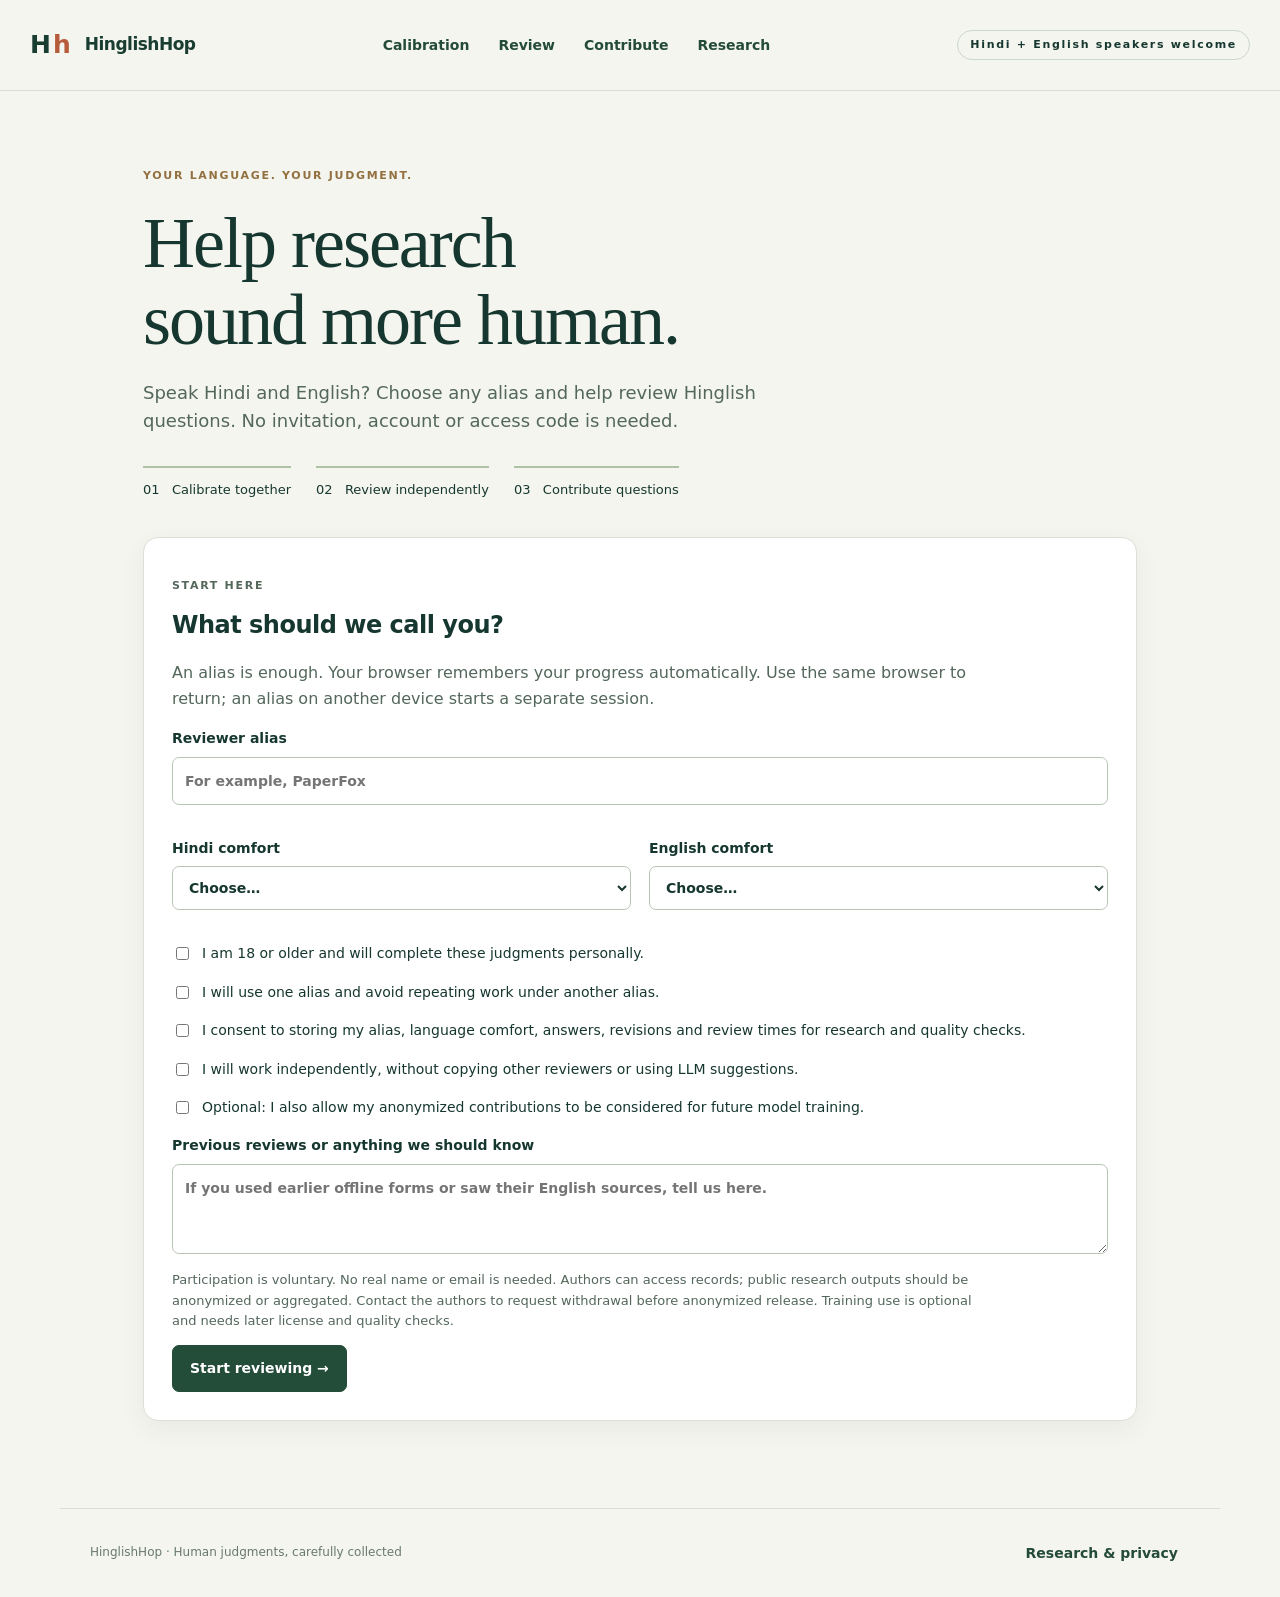
<file: index.html>
<!doctype html><html lang="en"><head><meta charset="utf-8"><meta name="viewport" content="width=device-width,initial-scale=1"><meta name="referrer" content="no-referrer"><meta name="robots" content="noindex,nofollow"><title>HinglishHop · Human review</title><link rel="stylesheet" href="style.css?v=3"><link rel="stylesheet" href="review.css?v=3"></head><body>
<header><a class="brand" href="./">H<span>h</span><b>HinglishHop</b></a><nav aria-label="Sections"><button data-tab="calibration">Calibration</button><button data-tab="review">Review</button><button data-tab="contribute">Contribute</button><button data-tab="research">Research</button></nav><span id="identity" class="badge">Hindi + English speakers welcome</span></header><main><div id="message" role="alert" hidden></div>
<section id="welcome"><div class="intro"><p class="eyebrow">YOUR LANGUAGE. YOUR JUDGMENT.</p><h1>Help research<br>sound more human.</h1><p>Speak Hindi and English? Choose any alias and help review Hinglish questions. No invitation, account or access code is needed.</p><div class="steps"><span>01 &nbsp; Calibrate together</span><span>02 &nbsp; Review independently</span><span>03 &nbsp; Contribute questions</span></div></div><section class="card"><p class="eyebrow">START HERE</p><h2>What should we call you?</h2><p>An alias is enough. Your browser remembers your progress automatically. Use the same browser to return; an alias on another device starts a separate session.</p><form id="join-form"><label>Reviewer alias<input id="alias" name="alias" type="text" minlength="2" maxlength="60" required autocomplete="nickname" placeholder="For example, PaperFox"></label><div class="two"><label>Hindi comfort<select name="hindi" required><option value="">Choose…</option><option value="comfortable">Comfortable reading and speaking</option><option value="fluent">Fluent</option><option value="learning">Still learning</option></select></label><label>English comfort<select name="english" required><option value="">Choose…</option><option value="comfortable">Comfortable reading and speaking</option><option value="fluent">Fluent</option><option value="learning">Still learning</option></select></label></div>
<label class="check"><input name="personal" type="checkbox" required>I am 18 or older and will complete these judgments personally.</label><label class="check"><input name="one_identity" type="checkbox" required>I will use one alias and avoid repeating work under another alias.</label><label class="check"><input name="consent" type="checkbox" required>I consent to storing my alias, language comfort, answers, revisions and review times for research and quality checks.</label><label class="check"><input name="independent" type="checkbox">I will work independently, without copying other reviewers or using LLM suggestions.</label><label class="check"><input name="training_use" type="checkbox">Optional: I also allow my anonymized contributions to be considered for future model training.</label><label>Previous reviews or anything we should know<textarea name="notes" placeholder="If you used earlier offline forms or saw their English sources, tell us here."></textarea></label><p class="small">Participation is voluntary. No real name or email is needed. Authors can access records; public research outputs should be anonymized or aggregated. Contact the authors to request withdrawal before anonymized release. Training use is optional and needs later license and quality checks.</p><button class="primary" id="join-button">Start reviewing →</button></form><div id="saved-profiles" class="small"></div></section></section>
<section id="hub" hidden><div class="row overview"><div><p class="eyebrow">YOUR WORKSPACE</p><h1 id="hello"></h1><p>Every answer choice saves online as you select it. Complete a question when your judgment is ready.</p></div><button id="switch-reviewer">Use another alias</button></div><div id="tabs-view"></div><section class="card"><div class="row"><div><h3>Pick up where you left off</h3><p class="small">No downloads required.</p></div><button id="my-export">Optional backup of my responses</button></div><div id="assignments" class="actions"></div></section></section>
<section id="workspace" hidden><div class="row task-heading"><div><p class="eyebrow" id="task-label"></p><h1 id="task-title"></h1></div><button id="leave-task">Back to my workspace</button></div><div class="save-bar"><span id="sync" role="status" aria-live="polite">Ready</span><button id="retry" hidden>Retry saving</button><span id="timer"></span></div><div id="question-navigation" class="question-navigation" aria-label="Questions in this batch"></div><section id="question-card" class="card"></section><section id="answer-card" class="card"></section><div class="row task-bottom"><button id="previous">← Previous question</button><button class="primary" id="complete-question">Complete question & continue →</button></div><p class="small">Selections save immediately. “Complete question” validates a finished judgment. Incomplete responses remain drafts, even when their changes are stored.</p></section>
<section id="research" hidden><p class="eyebrow">RESEARCH & COLLECTION</p><h1>See the collection grow.</h1><p>These are collection counts, not verified benchmark results. Aliases and browser sessions do not establish unique or independent people.</p><div id="research-stats" class="stats"></div><section class="card"><h2>How your work helps</h2><div class="two"><div><h3>Question quality</h3><p>Token labels, meaning checks, naturalness and exact evidence citations help identify translation and source issues.</p></div><div><h3>New contributions</h3><p>Evidence-first writing collects excluded practice questions. Training consideration needs optional consent and later license and quality checks.</p></div></div><p>Authors must inspect quality, compare independent judgments and resolve disagreements. Collection never automatically approves data for the paper or enables protected test execution.</p><details><summary>Researcher tools and private exports</summary><p>Raw answers and reviewer records stay private. Author management uses the connected owner's sign-in.</p><a id="author-tools" href="https://hinglishhop-review.honeyswan129.chatgpt.site/admin" target="_blank" rel="noopener">Open secure author tools</a></details></section><button id="research-back">Back to reviewing</button></section>
</main><footer><span>HinglishHop · Human judgments, carefully collected</span><button data-tab="research">Research & privacy</button></footer><script src="config.js?v=3"></script><script type="module" src="portal.js?v=3"></script></body></html>
</file>
<file: style.css>
:root{font-family:Inter,ui-sans-serif,system-ui,-apple-system,sans-serif;color:#16372f;background:#f4f5ef;font-size:16px;line-height:1.6}*{box-sizing:border-box}body{margin:0}header,footer{max-width:1160px;margin:auto;padding:25px 30px;display:flex;align-items:center;justify-content:space-between;gap:20px}header{border-bottom:1px solid #d8dfd3}.brand{display:flex;align-items:center;gap:4px;color:#193d31;text-decoration:none;font-size:25px;font-weight:800;letter-spacing:-2px}.brand span{color:#b65c3b}.brand b{font-size:17px;letter-spacing:-.5px;margin-left:12px}.badge,.eyebrow{font-size:11px;letter-spacing:1.7px;font-weight:700}.badge{border:1px solid #ccd7cc;border-radius:20px;padding:5px 12px}main{max-width:1050px;margin:auto;padding:40px 28px 65px}.intro{max-width:850px;padding:25px 0 36px}.intro h1{font-family:Georgia,serif;font-weight:500;font-size:clamp(40px,6.5vw,72px);line-height:1.07;letter-spacing:-2px;margin:20px 0}.intro>p:not(.eyebrow){max-width:620px;color:#53675b;font-size:18px}.eyebrow{color:#927040}.steps{display:flex;flex-wrap:wrap;gap:25px;margin-top:30px;font-size:13px}.steps span{padding-top:12px;border-top:2px solid #aec3a5}.card{background:#fff;border:1px solid #dae0d6;border-radius:15px;padding:28px;margin-bottom:22px;box-shadow:0 8px 25px #263c2310}.card h2{margin:0 0 12px;font-size:24px;letter-spacing:-.5px}.card p{color:#53675b;max-width:800px}.small{font-size:13px}.row{display:flex;align-items:center;justify-content:space-between;gap:20px}.row p,.row h2{margin:0}.two,.task-grid{display:grid;grid-template-columns:1fr 1fr;gap:18px}.task-grid{margin:22px 0}.task-grid button{text-align:left;padding:20px;background:#f5f8f1;border-color:#dce4d7}.task-grid strong,.task-grid span{display:block}.task-grid span{font-size:12px;margin-top:6px;font-weight:400;color:#596c5e}label{display:block;font-size:14px;font-weight:550;margin:16px 0}input,textarea,select,button{font:inherit}input:not([type=checkbox]):not([type=radio]),textarea,select{width:100%;display:block;border:1px solid #b9c6b6;padding:12px;border-radius:7px;background:#fff;margin-top:7px;color:#16372f}textarea{min-height:90px;resize:vertical}input:focus,textarea:focus,select:focus,button:focus-visible{outline:3px solid #b2d19b;outline-offset:2px}.check{display:flex;align-items:flex-start;gap:10px;font-weight:400}.check input{margin-top:5px;accent-color:#294d3d}button{border:1px solid #bccdb6;border-radius:7px;padding:11px 17px;cursor:pointer;background:#fff;color:#244a38;font-size:14px;font-weight:600}button.primary{background:#244d39;border-color:#244d39;color:#fff}button:disabled{opacity:.55;cursor:wait}button span{margin-left:7px}#message{white-space:pre-wrap;color:#9a402b;scroll-margin-top:20px}#message:empty{display:none}#sync{font-size:13px}.actions{display:flex;gap:10px}#task-frame{display:block;width:100%;height:1100px;border:1px solid #d4ddce;border-radius:12px;background:#fff}.note{font-size:13px;color:#53675b;border-left:3px solid #b18b58;padding:10px 15px;background:#eeeee2}hr{border:0;border-top:1px solid #e1e7de;margin:28px 0}footer{font-size:12px;color:#687a6a;border-top:1px solid #d8dfd3}a{color:#315c43}[hidden]{display:none!important}@media(max-width:650px){header,footer{padding:20px}.badge{display:none}main{padding:20px 16px 40px}.card{padding:20px}.two,.task-grid{grid-template-columns:1fr}.row{align-items:flex-start;flex-direction:column}.steps{gap:15px}.intro{padding-top:10px}.intro>p:not(.eyebrow){font-size:16px}#task-frame{height:1350px}}
</file>
<file: review.css>
nav{display:flex;gap:5px;flex-wrap:wrap}nav button,footer button{border:0;background:none;padding:8px 12px}nav button[aria-current=true]{background:#dfe8d7}header{max-width:1280px;flex-wrap:wrap;gap:20px}.overview{margin:15px 0 30px}.overview>div{max-width:750px}.overview h1,.task-heading h1,#research>h1{font:400 39px/1.15 Georgia,serif;letter-spacing:-1px;margin:10px 0 16px}.section-head h2{font-size:27px;margin:12px 0}.question-text{font-size:24px!important;line-height:1.5;white-space:pre-wrap;color:#193c31!important}.source-english{border-left:3px solid #b6c7aa;padding-left:18px}.save-bar{background:#e7eee0;border:1px solid #d1dec8;border-radius:9px;padding:12px 16px;display:flex;justify-content:space-between;align-items:center;gap:12px;font-size:13px;position:sticky;top:8px;z-index:5}.save-bar[data-state=error]{background:#fff0e8}.save-bar[data-state=saving]{background:#f5efd9}#timer{white-space:nowrap;color:#5c705e}.question-navigation{display:flex;flex-wrap:wrap;gap:7px;margin:20px 0}.question-navigation button{padding:7px 12px;min-width:40px}.question-navigation button.current{outline:2px solid #315b3d;outline-offset:2px}.question-navigation button.done{background:#dfead5;border-color:#adc299}.question-navigation button.draft{border-color:#b99350;background:#fff9e9}.task-bottom{margin-top:22px}.options{display:flex;flex-wrap:wrap;gap:10px}.option{display:flex;align-items:center;gap:9px;border:1px solid #cbd7c4;border-radius:8px;padding:11px 14px;margin:5px 0;font-weight:400;cursor:pointer}.option:has(input:checked){background:#e5eedc;border-color:#759965}.option input{accent-color:#315b3d}fieldset{border:0;border-bottom:1px solid #e2e8dd;padding:0 0 22px;margin:0 0 22px}legend{font-size:16px;font-weight:600;margin-bottom:10px}.token-row{display:grid;grid-template-columns:minmax(100px,1fr) 2fr;align-items:center;gap:18px;border-bottom:1px solid #e8ede4;padding:8px 0}.token-row select{margin:0}.token-word{font-size:18px}.token-word small{display:block;font-size:11px;color:#6a7b6b}details{margin:14px 0}summary{cursor:pointer;font-weight:600}pre,blockquote{white-space:pre-wrap;overflow-wrap:anywhere;font:inherit;font-size:14px}blockquote{border-left:3px solid #b8c9ab;padding:10px 14px;background:#f6f8f2;margin:15px 0}.claim{padding:12px;background:#f4f5ef;border-radius:8px}.relation{border:1px solid #d5dfcd;border-radius:10px;padding:20px;margin:20px 0}.evidence{padding:16px;background:#f7f9f4;border-radius:8px;margin:15px 0}.citation{border-bottom:1px solid #dbe4d4;padding:12px 0}.citation button{font-size:12px;padding:5px 9px}.stats{display:grid;grid-template-columns:repeat(3,1fr);gap:15px;margin:25px 0}.stat{border:1px solid #d9e2d1;background:#fff;padding:24px;border-radius:12px}.stat strong{display:block;font:400 40px Georgia,serif}.stat span{font-size:13px;color:#5e725f}#message{background:#fff0e8;border:1px solid #edcdbb;border-radius:9px;padding:12px 18px}#message:empty{display:none}@media(max-width:850px){header .badge{display:none}nav{order:3;width:100%;justify-content:space-between}nav button{padding:8px;font-size:13px}.token-row{grid-template-columns:90px 1fr;gap:10px}.stats{grid-template-columns:1fr 1fr}.stat{padding:18px}.save-bar{flex-wrap:wrap}.save-bar #sync{flex:1;min-width:170px}.task-bottom{align-items:stretch}.question-text{font-size:21px!important}.relation{padding:15px}}
</file>
